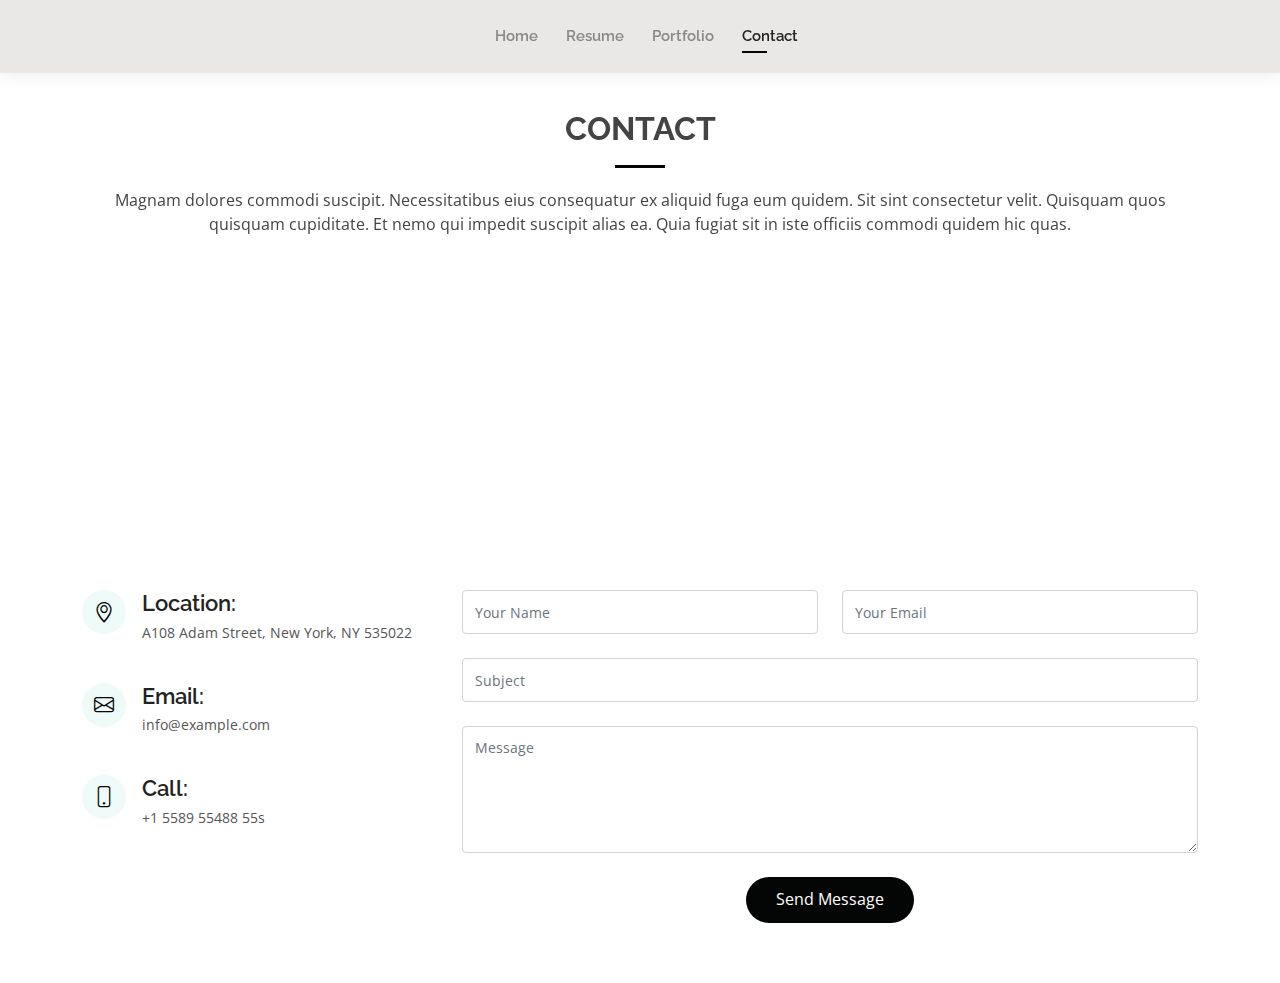
<file: contact.html>
<!DOCTYPE html>
<html lang="en">

<head>
  <meta charset="utf-8">
  <meta content="width=device-width, initial-scale=1.0" name="viewport">

  <title>Nathan Feldman - Contact</title>
  <meta content="" name="description">
  <meta content="" name="keywords">
  <link href="./favicon.ico" rel="icon">

  <!-- Google Fonts -->
  <link href="https://fonts.googleapis.com/css?family=Open+Sans:300,300i,400,400i,600,600i,700,700i|Raleway:300,300i,400,400i,500,500i,600,600i,700,700i|Poppins:300,300i,400,400i,500,500i,600,600i,700,700i" rel="stylesheet">

  <!-- Vendor CSS Files -->
  <link href="assets/vendor/aos/aos.css" rel="stylesheet">
  <link href="assets/vendor/bootstrap/css/bootstrap.min.css" rel="stylesheet">
  <link href="assets/vendor/bootstrap-icons/bootstrap-icons.css" rel="stylesheet">
  <link href="assets/vendor/boxicons/css/boxicons.min.css" rel="stylesheet">
  <link href="assets/vendor/glightbox/css/glightbox.min.css" rel="stylesheet">
  <link href="assets/vendor/swiper/swiper-bundle.min.css" rel="stylesheet">

  <!-- Template Main CSS File -->
  <link href="assets/css/style.css" rel="stylesheet">
</head>

<body>

  <!-- ======= Header ======= -->
  <header id="header" class="fixed-top">
    <div class="container-fluid d-flex justify-content-between align-items-center">

      <!-- Uncomment below if you prefer to use an image logo -->
      <!-- <a href="index.html" class="logo"><img src="assets/img/logo.png" alt="" class="img-fluid"></a>-->

      <nav id="navbar" class="navbar order-last order-lg-0" style="margin-left: auto; margin-right: auto;">
        <ul>
          <li><a href="index.html">Home</a></li>
          <li><a href="resume.html">Resume</a></li>
          <li><a href="portfolio.html">Portfolio</a></li>
          <li><a class="active" href="contact.html">Contact</a></li>
        </ul>
        <i class="bi bi-list mobile-nav-toggle"></i>
      </nav><!-- .navbar -->

      <div class="header-social-links">
      </div>

    </div>

  </header><!-- End Header -->

  <main id="main">

    <!-- ======= Contact Section ======= -->
    <section id="contact" class="contact">
      <div class="container" data-aos="fade-up">

        <div class="section-title">
          <h2>Contact</h2>
          <p>Magnam dolores commodi suscipit. Necessitatibus eius consequatur ex aliquid fuga eum quidem. Sit sint consectetur velit. Quisquam quos quisquam cupiditate. Et nemo qui impedit suscipit alias ea. Quia fugiat sit in iste officiis commodi quidem hic quas.</p>
        </div>

        <div>
          <iframe style="border:0; width: 100%; height: 270px;" src="https://www.google.com/maps/embed?pb=!1m14!1m8!1m3!1d12097.433213460943!2d-74.0062269!3d40.7101282!3m2!1i1024!2i768!4f13.1!3m3!1m2!1s0x0%3A0xb89d1fe6bc499443!2sDowntown+Conference+Center!5e0!3m2!1smk!2sbg!4v1539943755621" frameborder="0" allowfullscreen></iframe>
        </div>

        <div class="row mt-5">

          <div class="col-lg-4">
            <div class="info">
              <div class="address">
                <i class="bi bi-geo-alt"></i>
                <h4>Location:</h4>
                <p>A108 Adam Street, New York, NY 535022</p>
              </div>

              <div class="email">
                <i class="bi bi-envelope"></i>
                <h4>Email:</h4>
                <p>info@example.com</p>
              </div>

              <div class="phone">
                <i class="bi bi-phone"></i>
                <h4>Call:</h4>
                <p>+1 5589 55488 55s</p>
              </div>

            </div>

          </div>

          <div class="col-lg-8 mt-5 mt-lg-0">

            <form action="forms/contact.php" method="post" role="form" class="php-email-form">
              <div class="row">
                <div class="col-md-6 form-group">
                  <input type="text" name="name" class="form-control" id="name" placeholder="Your Name" required>
                </div>
                <div class="col-md-6 form-group mt-3 mt-md-0">
                  <input type="email" class="form-control" name="email" id="email" placeholder="Your Email" required>
                </div>
              </div>
              <div class="form-group mt-3">
                <input type="text" class="form-control" name="subject" id="subject" placeholder="Subject" required>
              </div>
              <div class="form-group mt-3">
                <textarea class="form-control" name="message" rows="5" placeholder="Message" required></textarea>
              </div>
              <div class="my-3">
                <div class="loading">Loading</div>
                <div class="error-message"></div>
                <div class="sent-message">Your message has been sent. Thank you!</div>
              </div>
              <div class="text-center"><button type="submit">Send Message</button></div>
            </form>

          </div>

        </div>

      </div>
    </section><!-- End Contact Section -->

  </main><!-- End #main -->

  <div id="preloader"></div>
  <a href="#" class="back-to-top d-flex align-items-center justify-content-center"><i class="bi bi-arrow-up-short"></i></a>

  <!-- Vendor JS Files -->
  <script src="assets/vendor/aos/aos.js"></script>
  <script src="assets/vendor/bootstrap/js/bootstrap.bundle.min.js"></script>
  <script src="assets/vendor/glightbox/js/glightbox.min.js"></script>
  <script src="assets/vendor/isotope-layout/isotope.pkgd.min.js"></script>
  <script src="assets/vendor/php-email-form/validate.js"></script>
  <script src="assets/vendor/purecounter/purecounter.js"></script>
  <script src="assets/vendor/swiper/swiper-bundle.min.js"></script>
  <script src="assets/vendor/waypoints/noframework.waypoints.js"></script>

  <!-- Template Main JS File -->
  <script src="assets/js/main.js"></script>

</body>

</html>
</file>
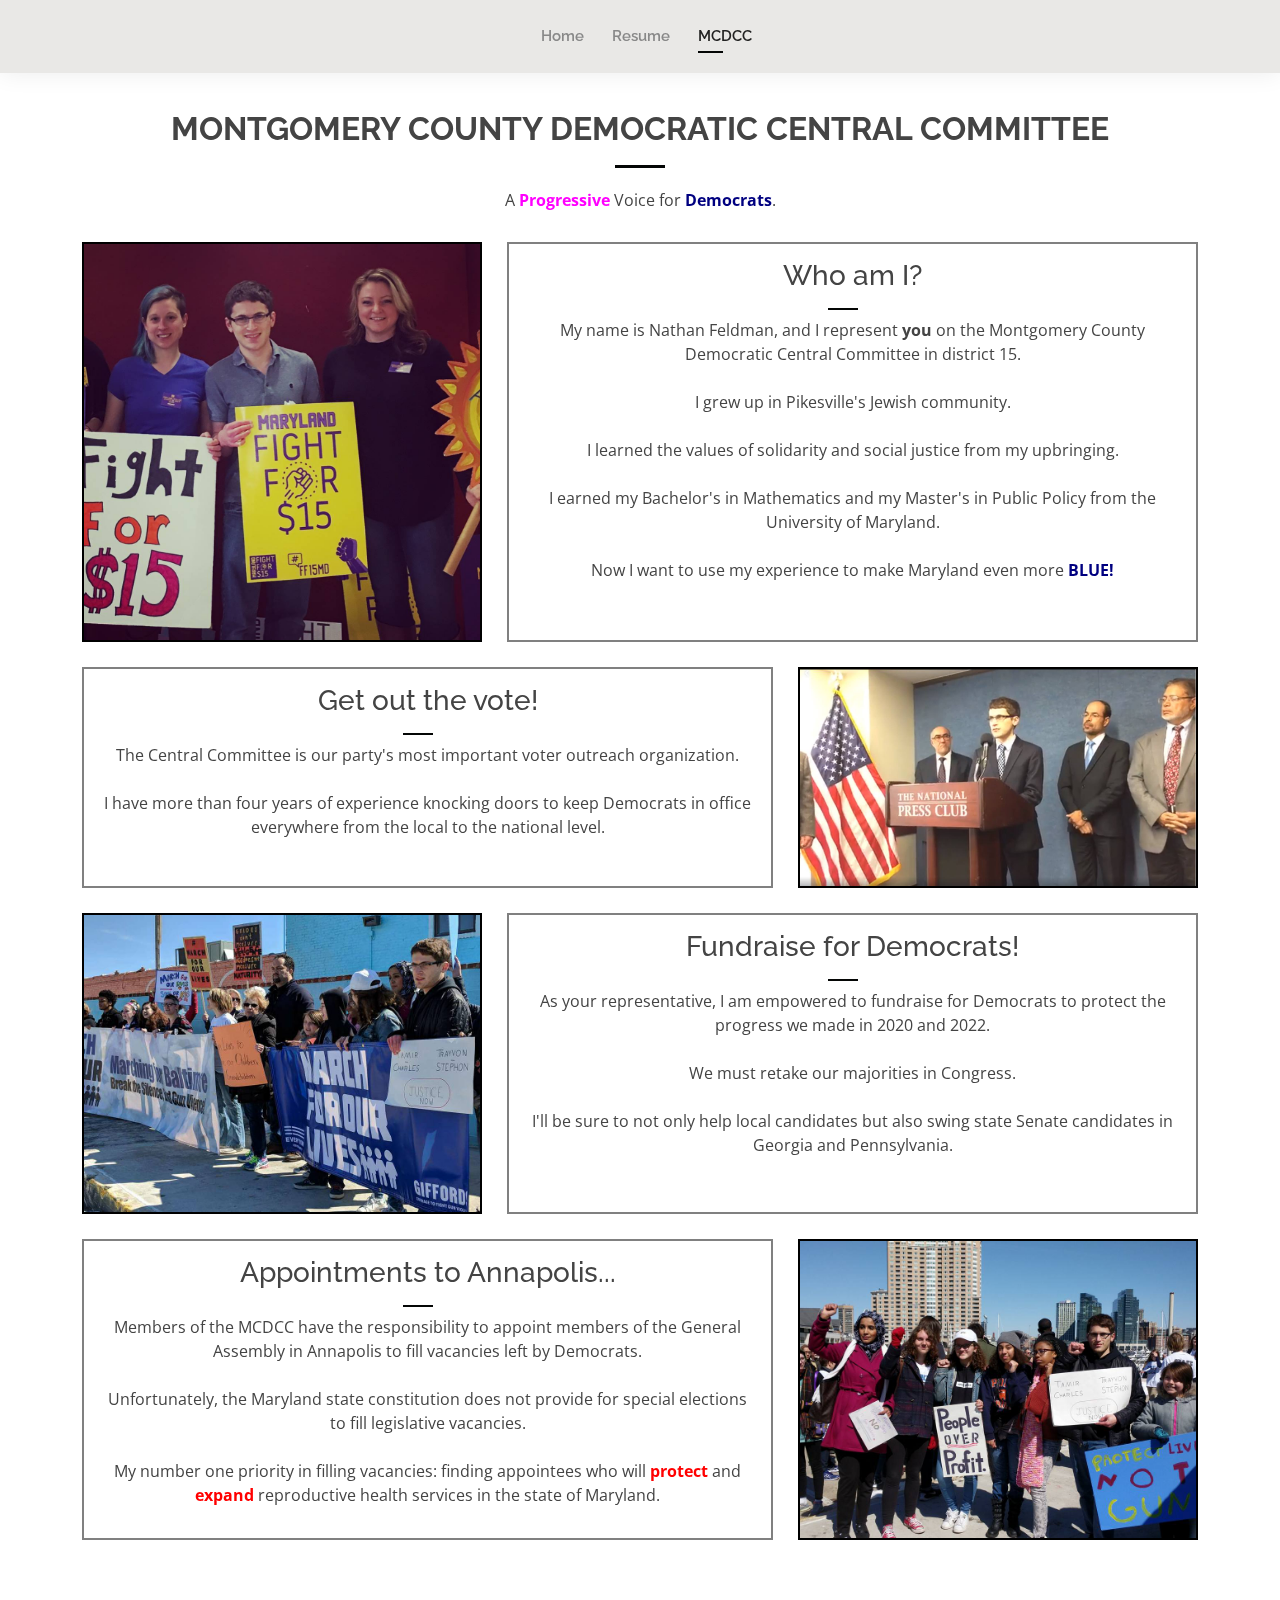
<file: MCDCC.html>
<!DOCTYPE html>
<html lang="en">

<head>
  <meta charset="utf-8">
  <meta content="width=device-width, initial-scale=1.0" name="viewport">

  <title>Nathan Feldman - MCDCC</title>
  <meta content="" name="description">
  <meta content="" name="keywords">

  <!-- Favicons -->
  <link href="./favicon.ico" rel="icon">

  <!-- Google Fonts -->
  <link href="https://fonts.googleapis.com/css?family=Open+Sans:300,300i,400,400i,600,600i,700,700i|Raleway:300,300i,400,400i,500,500i,600,600i,700,700i|Poppins:300,300i,400,400i,500,500i,600,600i,700,700i" rel="stylesheet">

  <!-- Vendor CSS Files -->
  <link href="assets/vendor/aos/aos.css" rel="stylesheet">
  <link href="assets/vendor/bootstrap/css/bootstrap.min.css" rel="stylesheet">
  <link href="assets/vendor/bootstrap-icons/bootstrap-icons.css" rel="stylesheet">
  <link href="assets/vendor/boxicons/css/boxicons.min.css" rel="stylesheet">
  <link href="assets/vendor/glightbox/css/glightbox.min.css" rel="stylesheet">
  <link href="assets/vendor/swiper/swiper-bundle.min.css" rel="stylesheet">

  <!-- Template Main CSS File -->
  <link href="assets/css/style.css" rel="stylesheet">

  <!-- =======================================================
  * Template Name: Kelly - v4.6.0
  * Template URL: https://bootstrapmade.com/kelly-free-bootstrap-cv-resume-html-template/
  * Author: BootstrapMade.com
  * License: https://bootstrapmade.com/license/
  ======================================================== -->
</head>

<body>

  <!-- ======= Header ======= -->
  <header id="header" class="fixed-top">
    <div class="container-fluid d-flex justify-content-between align-items-center">
  
      <!-- Uncomment below if you prefer to use an image logo -->
      <!-- <a href="index.html" class="logo"><img src="assets/img/logo.png" alt="" class="img-fluid"></a>-->
  
      <nav id="navbar" class="navbar order-last order-lg-0" style="margin-left: auto; margin-right: auto;">
        <ul>
          <li><a href="index.html">Home</a></li>
          <li><a href="resume.html">Resume</a></li>
          <!-- <li><a href="portfolio.html">Portfolio</a></li> -->
          <li><a class="active" href="MCDCC.html">MCDCC</a></li>
        </ul>
        <i class="bi bi-list mobile-nav-toggle"></i>
      </nav><!-- .navbar -->
  
      <div class="header-social-links">
      </div>
  
    </div>
  
  </header>

  <main id="main">

    <!-- ======= Services Section ======= -->
    <section id="services" class="services">
      <div class="container" data-aos="fade-up">

        <div class="section-title">
          <h2>Montgomery County Democratic Central Committee</h2>
          <p>A <strong style="color: magenta">Progressive</strong> Voice for <strong style="color: navy;">Democrats</strong>.</p>
        </div>

        <div class="MCDCC-grid">
          <img class="MCDCC-photo-1" src="FF15.png" alt="At a fight for $15 minimum wage town hall" width="400px" height="auto">
          <div class="MCDCC-text MCDCC-general section-title">
            <h3>Who am I?</h3>
            <p>My name is Nathan Feldman, and I represent <strong>you</strong> on the Montgomery County Democratic Central Committee in district 15.<br><br>I grew up in Pikesville's Jewish community.<br><br>I learned the values of solidarity and social justice from my upbringing.<br><br>I earned my Bachelor's in Mathematics and my Master's in Public Policy from the University of Maryland.<br><br>Now I want to use my experience to make Maryland even more <strong style="color: navy">BLUE!</strong></p>
          </div>
          <img class="MCDCC-photo-2" src="pressclub.png" alt="At the national press club with local organizers for Palestine" width="400px" height="auto">
          <div class="MCDCC-text MCDCC-GOTV section-title">
            <h3>Get out the vote!</h3>
            <p>The Central Committee is our party's most important voter outreach organization.<br><br>I have more than four years of experience knocking doors to keep Democrats in office everywhere from the local to the national level.</p>
          </div>
          <img class="MCDCC-photo-3" src="marchbanners.png" alt="At the March For Our Lives with Ben Jealous" width="400px" height="auto">
          <div class="MCDCC-text MCDCC-fundraising section-title">
            <h3>Fundraise for Democrats!</h3>
            <p>As your representative, I am empowered to fundraise for Democrats to protect the progress we made in 2020 and 2022.<br><br>We must retake our majorities in Congress.<br><br>I'll be sure to not only help local candidates but also swing state Senate candidates in Georgia and Pennsylvania.</p>
          </div>
          <img class="MCDCC-photo-4" src="MarchForOurLives.png" alt="Rallying against gun violence" width="400px" height="auto">
          <div class="MCDCC-text MCDCC-appointments section-title">
            <h3>Appointments to Annapolis...</h3>
            <p>Members of the MCDCC have the responsibility to appoint members of the General Assembly in Annapolis to fill vacancies left by Democrats.<br><br>Unfortunately, the Maryland state constitution does not provide for special elections to fill legislative vacancies.<br><br>My number one priority in filling vacancies: finding appointees who will <strong style="color:red;">protect</strong> and <strong style="color:red;">expand</strong> reproductive health services in the state of Maryland.</p>
          </div>
        </div>

      </div>
    </section><!-- End Services Section -->

  </main><!-- End #main -->

  <div id="preloader"></div>
  <a href="#" class="back-to-top d-flex align-items-center justify-content-center"><i class="bi bi-arrow-up-short"></i></a>

  <!-- Vendor JS Files -->
  <script src="assets/vendor/aos/aos.js"></script>
  <script src="assets/vendor/bootstrap/js/bootstrap.bundle.min.js"></script>
  <script src="assets/vendor/glightbox/js/glightbox.min.js"></script>
  <script src="assets/vendor/isotope-layout/isotope.pkgd.min.js"></script>
  <script src="assets/vendor/php-email-form/validate.js"></script>
  <script src="assets/vendor/purecounter/purecounter.js"></script>
  <script src="assets/vendor/swiper/swiper-bundle.min.js"></script>
  <script src="assets/vendor/waypoints/noframework.waypoints.js"></script>

  <!-- Template Main JS File -->
  <script src="assets/js/main.js"></script>

</body>

</html>
</file>
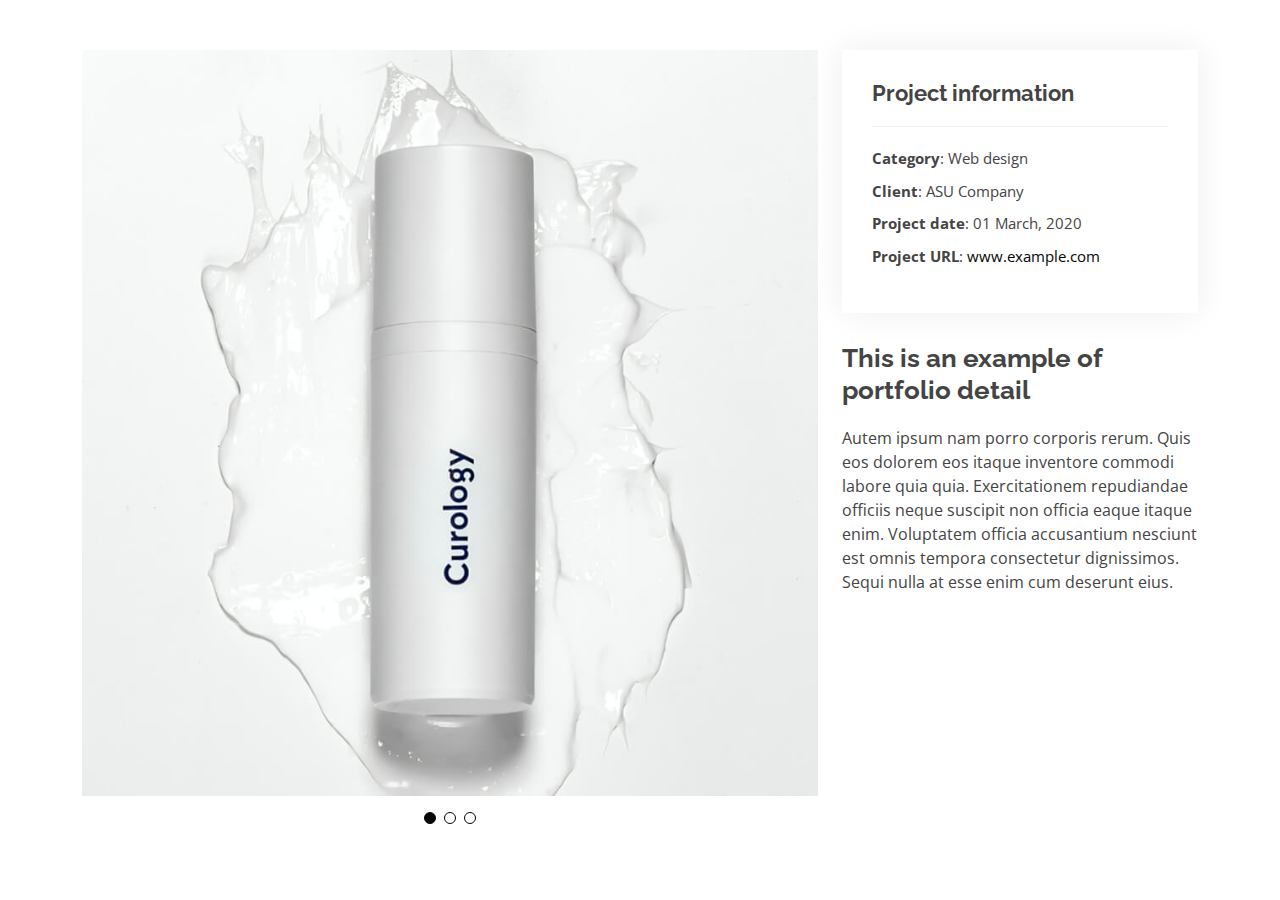
<file: portfolio-details.html>
<!DOCTYPE html>
<html lang="en">

<head>
  <meta charset="utf-8">
  <meta content="width=device-width, initial-scale=1.0" name="viewport">

  <title>Portfolio Details - Kelly Bootstrap Template</title>
  <meta content="" name="description">
  <meta content="" name="keywords">

  <!-- Favicons -->
  <link href="assets/img/favicon.png" rel="icon">
  <link href="assets/img/apple-touch-icon.png" rel="apple-touch-icon">

  <!-- Google Fonts -->
  <link href="https://fonts.googleapis.com/css?family=Open+Sans:300,300i,400,400i,600,600i,700,700i|Raleway:300,300i,400,400i,500,500i,600,600i,700,700i|Poppins:300,300i,400,400i,500,500i,600,600i,700,700i" rel="stylesheet">

  <!-- Vendor CSS Files -->
  <link href="assets/vendor/aos/aos.css" rel="stylesheet">
  <link href="assets/vendor/bootstrap/css/bootstrap.min.css" rel="stylesheet">
  <link href="assets/vendor/bootstrap-icons/bootstrap-icons.css" rel="stylesheet">
  <link href="assets/vendor/boxicons/css/boxicons.min.css" rel="stylesheet">
  <link href="assets/vendor/glightbox/css/glightbox.min.css" rel="stylesheet">
  <link href="assets/vendor/swiper/swiper-bundle.min.css" rel="stylesheet">

  <!-- Template Main CSS File -->
  <link href="assets/css/style.css" rel="stylesheet">

  <!-- =======================================================
  * Template Name: Kelly - v4.6.0
  * Template URL: https://bootstrapmade.com/kelly-free-bootstrap-cv-resume-html-template/
  * Author: BootstrapMade.com
  * License: https://bootstrapmade.com/license/
  ======================================================== -->
</head>

<body>

  <main id="main">

    <!-- ======= Portfolio Details Section ======= -->
    <section id="portfolio-details" class="portfolio-details">
      <div class="container">

        <div class="row gy-4">

          <div class="col-lg-8">
            <div class="portfolio-details-slider swiper">
              <div class="swiper-wrapper align-items-center">

                <div class="swiper-slide">
                  <img src="assets/img/portfolio/portfolio-1.jpg" alt="">
                </div>

                <div class="swiper-slide">
                  <img src="assets/img/portfolio/portfolio-2.jpg" alt="">
                </div>

                <div class="swiper-slide">
                  <img src="assets/img/portfolio/portfolio-3.jpg" alt="">
                </div>

              </div>
              <div class="swiper-pagination"></div>
            </div>
          </div>

          <div class="col-lg-4">
            <div class="portfolio-info">
              <h3>Project information</h3>
              <ul>
                <li><strong>Category</strong>: Web design</li>
                <li><strong>Client</strong>: ASU Company</li>
                <li><strong>Project date</strong>: 01 March, 2020</li>
                <li><strong>Project URL</strong>: <a href="#">www.example.com</a></li>
              </ul>
            </div>
            <div class="portfolio-description">
              <h2>This is an example of portfolio detail</h2>
              <p>
                Autem ipsum nam porro corporis rerum. Quis eos dolorem eos itaque inventore commodi labore quia quia. Exercitationem repudiandae officiis neque suscipit non officia eaque itaque enim. Voluptatem officia accusantium nesciunt est omnis tempora consectetur dignissimos. Sequi nulla at esse enim cum deserunt eius.
              </p>
            </div>
          </div>

        </div>

      </div>
    </section><!-- End Portfolio Details Section -->

  </main><!-- End #main -->

  <div id="preloader"></div>
  <a href="#" class="back-to-top d-flex align-items-center justify-content-center"><i class="bi bi-arrow-up-short"></i></a>

  <!-- Vendor JS Files -->
  <script src="assets/vendor/aos/aos.js"></script>
  <script src="assets/vendor/bootstrap/js/bootstrap.bundle.min.js"></script>
  <script src="assets/vendor/glightbox/js/glightbox.min.js"></script>
  <script src="assets/vendor/isotope-layout/isotope.pkgd.min.js"></script>
  <script src="assets/vendor/php-email-form/validate.js"></script>
  <script src="assets/vendor/purecounter/purecounter.js"></script>
  <script src="assets/vendor/swiper/swiper-bundle.min.js"></script>
  <script src="assets/vendor/waypoints/noframework.waypoints.js"></script>

  <!-- Template Main JS File -->
  <script src="assets/js/main.js"></script>

</body>

</html>
</file>
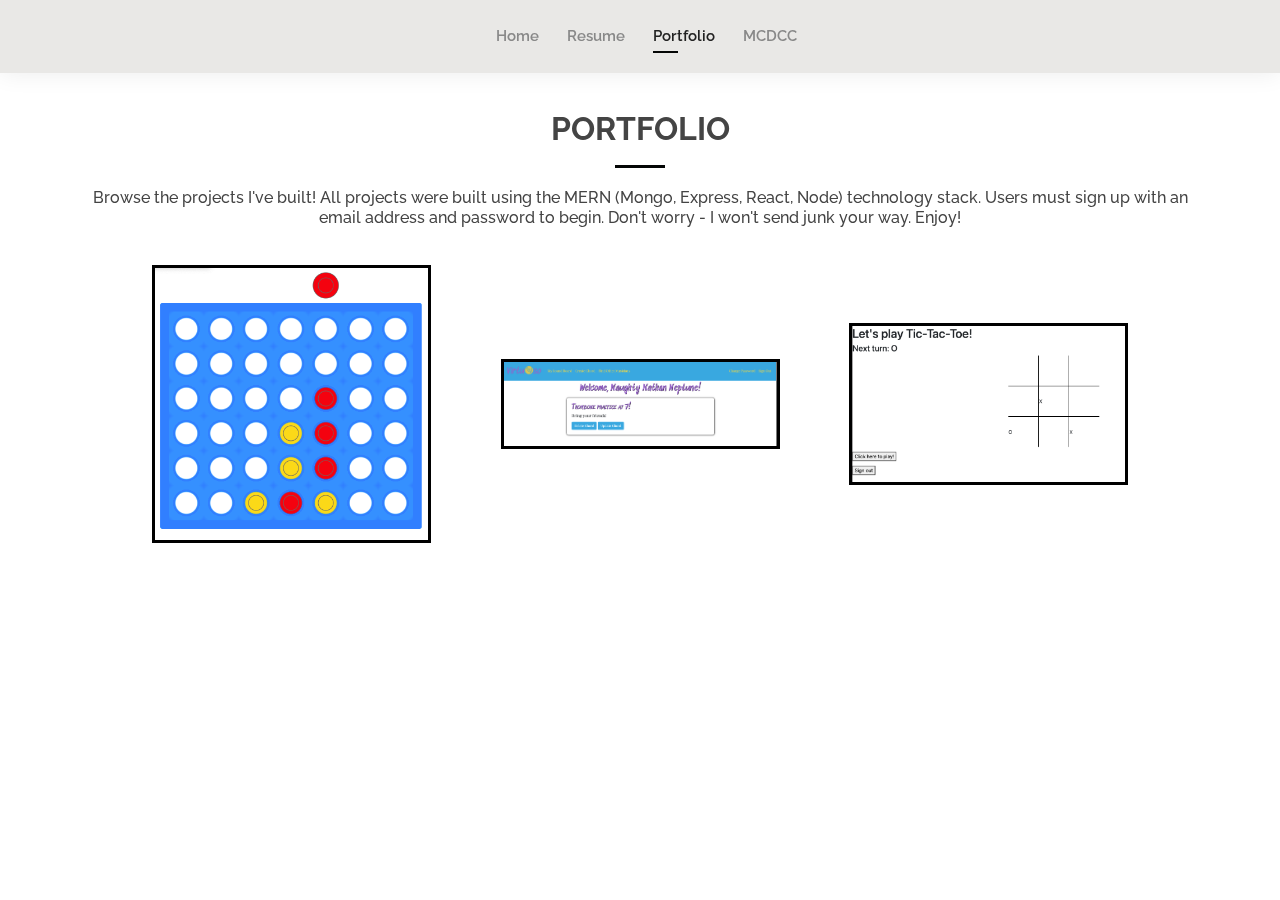
<file: portfolio.html>
<!DOCTYPE html>
<html lang="en">

<head>
  <meta charset="utf-8">
  <meta content="width=device-width, initial-scale=1.0" name="viewport">

  <title>Nathan Feldman - Portfolio</title>
  <meta content="" name="description">
  <meta content="" name="keywords">
  <link href="./favicon.ico" rel="icon">

  <!-- Google Fonts -->
  <link href="https://fonts.googleapis.com/css?family=Open+Sans:300,300i,400,400i,600,600i,700,700i|Raleway:300,300i,400,400i,500,500i,600,600i,700,700i|Poppins:300,300i,400,400i,500,500i,600,600i,700,700i" rel="stylesheet">

  <!-- Vendor CSS Files -->
  <link href="assets/vendor/aos/aos.css" rel="stylesheet">
  <link href="assets/vendor/bootstrap/css/bootstrap.min.css" rel="stylesheet">
  <link href="assets/vendor/bootstrap-icons/bootstrap-icons.css" rel="stylesheet">
  <link href="assets/vendor/boxicons/css/boxicons.min.css" rel="stylesheet">
  <link href="assets/vendor/glightbox/css/glightbox.min.css" rel="stylesheet">
  <link href="assets/vendor/swiper/swiper-bundle.min.css" rel="stylesheet">

  <!-- Template Main CSS File -->
  <link href="assets/css/style.css" rel="stylesheet">
</head>

<body>

  <!-- ======= Header ======= -->
  <header id="header" class="fixed-top">
    <div class="container-fluid d-flex justify-content-between align-items-center">

      <!-- Uncomment below if you prefer to use an image logo -->
      <!-- <a href="index.html" class="logo"><img src="assets/img/logo.png" alt="" class="img-fluid"></a>-->

      <nav id="navbar" class="navbar order-last order-lg-0" style="margin-left: auto; margin-right: auto;">
        <ul>
          <li><a href="index.html">Home</a></li>
          <li><a href="resume.html">Resume</a></li>
          <li><a class="active" href="portfolio.html">Portfolio</a></li>
          <li><a href="MCDCC.html">MCDCC</a></li>
        </ul>
        <i class="bi bi-list mobile-nav-toggle"></i>
      </nav><!-- .navbar -->

      <div class="header-social-links">
      </div>

    </div>

  </header><!-- End Header -->

  <main id="main">

    <!-- ======= Portfolio Section ======= -->
    <section id="portfolio" class="portfolio">
      <div class="container" data-aos="fade-up">

        <div class="section-title">
          <h2>Portfolio</h2>
          <h6>Browse the projects I've built! All projects were built using the MERN (Mongo, Express, React, Node) technology stack. Users must sign up with an email address and password to begin. Don't worry - I won't send junk your way. Enjoy!</h6>
        </div>
          <div id="portfolio-container">
            <div style="display: inline-block;  border: 3px solid black" class="col-lg-3 col-md-4 portfolio-item filter-card">
              <div class="portfolio-wrap">
                <a target="_blank" href="https://n8feldman.github.io/connect-four/">
                  <img src="connect4.png" class="img-fluid" alt="Connect Four Screenshot">
                  <div class="portfolio-info">
                    <h4>Connect Four</h4>
                    <h6 style="color: white">Play the classic game!</h6>
                  </div>
                </a>
              </div>
            </div>

            <div style="display: inline-block; border: 3px solid black" class="col-lg-3 col-md-4 portfolio-item filter-card">
              <div class="portfolio-wrap">
                <a target="_blank" href="https://ga-memory-leaks.github.io/React-team-project/">
                  <img src="virtuoso.png" class="img-fluid" alt="Virtuoso Screenshot">
                  <div class="portfolio-info">
                    <h4>Virtuoso</h4>
                    <h6 style="color: white">Musical social networking!</h6>
                  </div>
                </a>
              </div>
            </div>
            
            <div style="display: inline-block;  border: 3px solid black" class="col-lg-3 col-md-4 portfolio-item filter-card">
              <div class="portfolio-wrap">
                <a target="_blank" href="https://n8feldman.github.io/tic-tac-toe-game/">
                  <img src="tictactoe.png" class="img-fluid" alt="Tic-Tac-Toe Screenshot">
                  <div class="portfolio-info">
                    <h4>Tic Tac Toe</h4>
                    <h6 style="color: white">An old childhood favorite.</h6>
                  </div>
                </a>
              </div>
            </div>
          </div>
        </div>

      </div>
    </section><!-- End Portfolio Section -->

  </main><!-- End #main -->

  <div id="preloader"></div>
  <a href="#" class="back-to-top d-flex align-items-center justify-content-center"><i class="bi bi-arrow-up-short"></i></a>

  <!-- Vendor JS Files -->
  <script src="assets/vendor/aos/aos.js"></script>
  <script src="assets/vendor/bootstrap/js/bootstrap.bundle.min.js"></script>
  <script src="assets/vendor/glightbox/js/glightbox.min.js"></script>
  <script src="assets/vendor/isotope-layout/isotope.pkgd.min.js"></script>
  <script src="assets/vendor/php-email-form/validate.js"></script>
  <script src="assets/vendor/purecounter/purecounter.js"></script>
  <script src="assets/vendor/swiper/swiper-bundle.min.js"></script>
  <script src="assets/vendor/waypoints/noframework.waypoints.js"></script>

  <!-- Template Main JS File -->
  <script src="assets/js/main.js"></script>

</body>

</html>
</file>
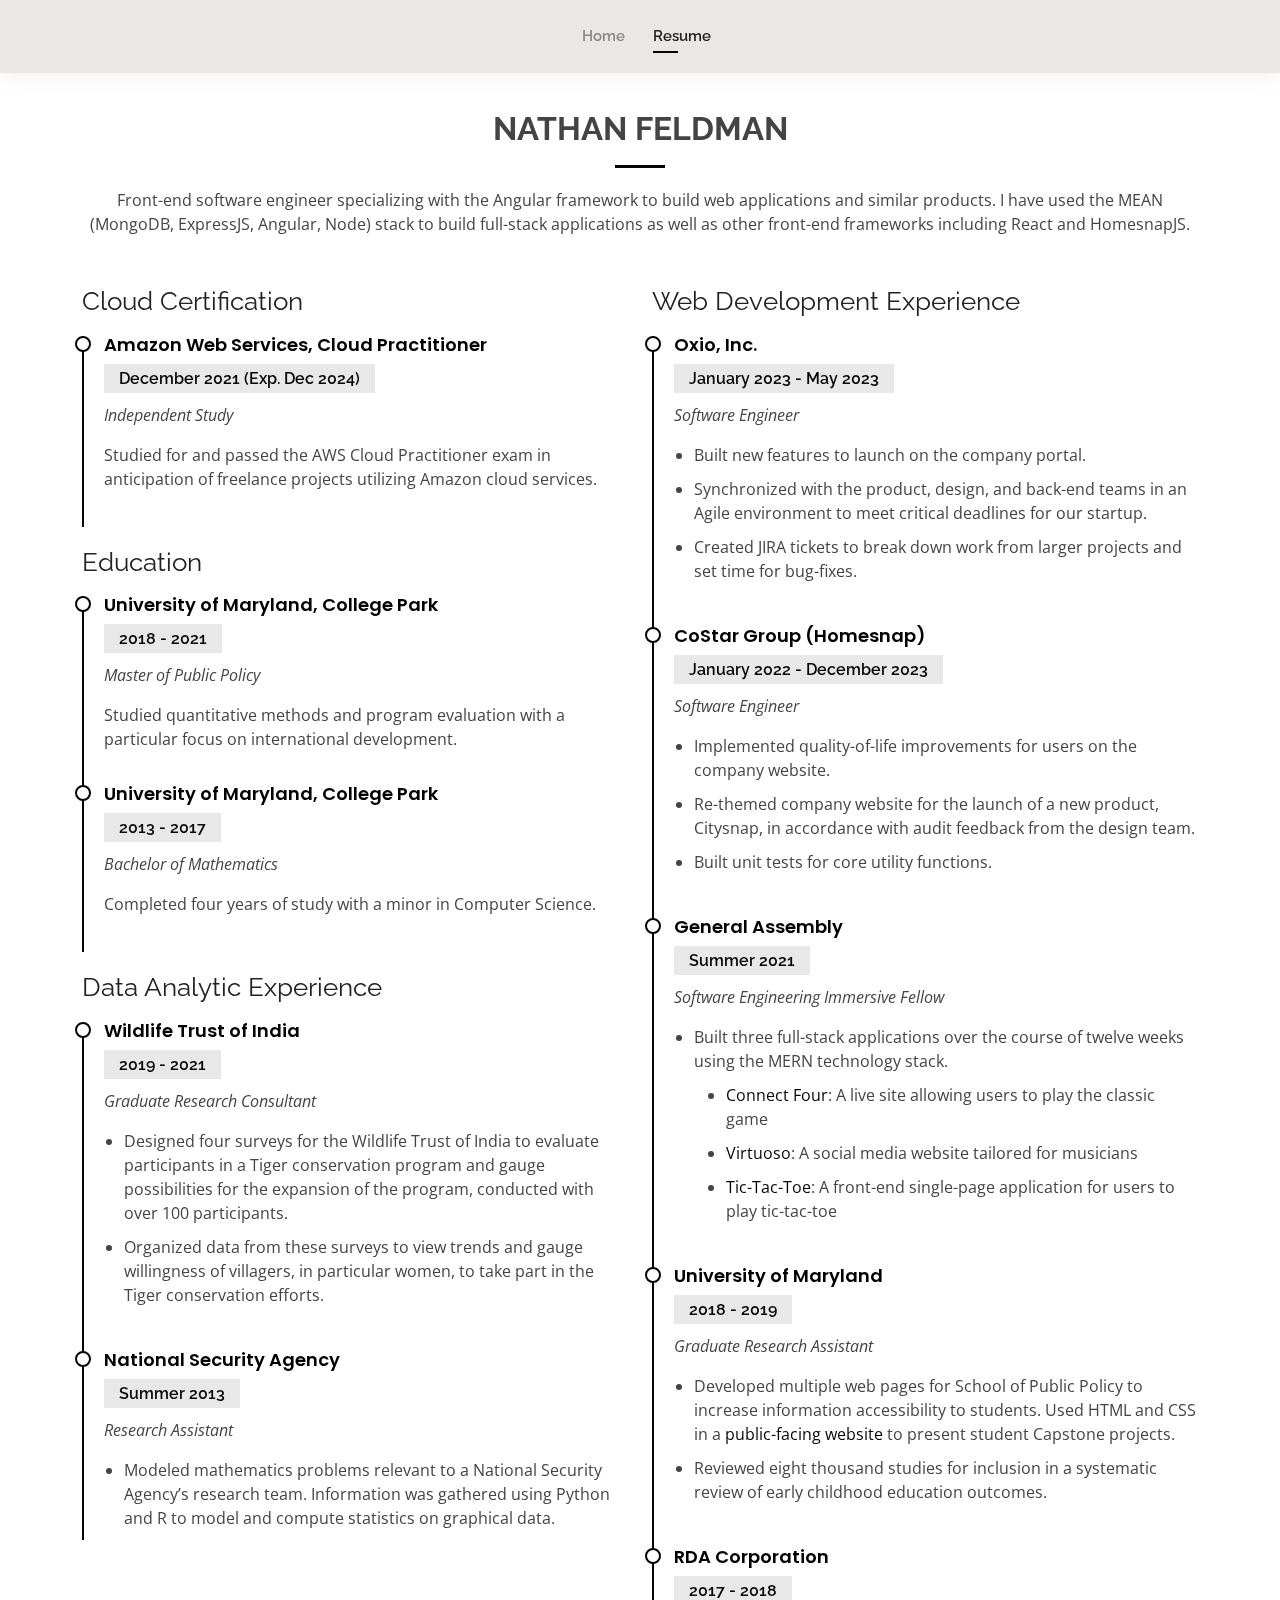
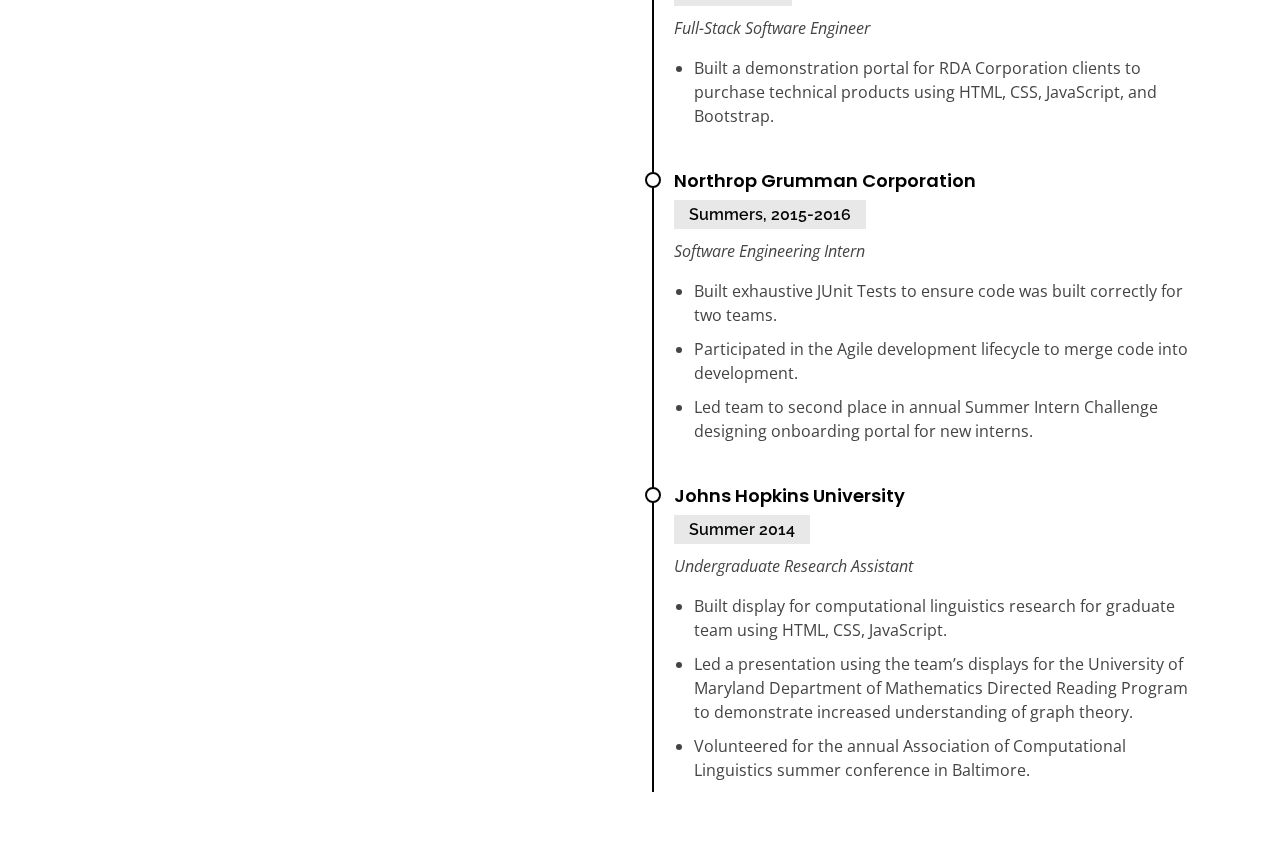
<file: resume.html>
<!DOCTYPE html>
<html lang="en">

<head>
  <meta charset="utf-8">
  <meta content="width=device-width, initial-scale=1.0" name="viewport">

  <title>Nathan Feldman - Resume</title>
  <meta content="" name="description">
  <meta content="" name="keywords">
  <link href="./favicon.ico" rel="icon">

  <!-- Google Fonts -->
  <link href="https://fonts.googleapis.com/css?family=Open+Sans:300,300i,400,400i,600,600i,700,700i|Raleway:300,300i,400,400i,500,500i,600,600i,700,700i|Poppins:300,300i,400,400i,500,500i,600,600i,700,700i" rel="stylesheet">

  <!-- Vendor CSS Files -->
  <link href="assets/vendor/aos/aos.css" rel="stylesheet">
  <link href="assets/vendor/bootstrap/css/bootstrap.min.css" rel="stylesheet">
  <link href="assets/vendor/bootstrap-icons/bootstrap-icons.css" rel="stylesheet">
  <link href="assets/vendor/boxicons/css/boxicons.min.css" rel="stylesheet">
  <link href="assets/vendor/glightbox/css/glightbox.min.css" rel="stylesheet">
  <link href="assets/vendor/swiper/swiper-bundle.min.css" rel="stylesheet">

  <!-- Template Main CSS File -->
  <link href="assets/css/style.css" rel="stylesheet">

  <!-- =======================================================
  * Template Name: Kelly - v4.6.0
  * Template URL: https://bootstrapmade.com/kelly-free-bootstrap-cv-resume-html-template/
  * Author: BootstrapMade.com
  * License: https://bootstrapmade.com/license/
  ======================================================== -->
</head>

<body>

  <!-- ======= Header ======= -->
  <header id="header" class="fixed-top">
    <div class="container-fluid d-flex justify-content-between align-items-center">

      <!-- Uncomment below if you prefer to use an image logo -->
      <!-- <a href="index.html" class="logo"><img src="assets/img/logo.png" alt="" class="img-fluid"></a>-->

      <nav id="navbar" class="navbar order-last order-lg-0" style="margin-left: auto; margin-right: auto;">
        <ul>
          <li><a href="index.html">Home</a></li>
          <li><a class="active" href="resume.html">Resume</a></li>
          <!-- <li><a href="portfolio.html">Portfolio</a></li> -->
          <!-- <li><a href="MCDCC.html">MCDCC</a></li> -->
        </ul>
        <i class="bi bi-list mobile-nav-toggle"></i>
      </nav><!-- .navbar -->

      <div class="header-social-links">
      </div>

    </div>

  </header><!-- End Header -->

  <main id="main">

    <!-- ======= Resume Section ======= -->
    <section id="resume" class="resume">
      <div class="container" data-aos="fade-up">

        <div class="section-title">
          <h2>Nathan Feldman</h2>
          <p>Front-end software engineer specializing with the Angular framework to build web applications and similar products. I have used the MEAN (MongoDB, ExpressJS, Angular, Node) stack to build full-stack applications as well as other front-end frameworks including React and HomesnapJS.</p>
        </div>

        <div class="row">
          <div class="col-lg-6">
            <h3 class="resume-title">Cloud Certification</h3>
            <div class="resume-item">
              <h4>Amazon Web Services, Cloud Practitioner</h4>
              <h5>December 2021 (Exp. Dec 2024)</h5>
              <p><em>Independent Study</em></p>
              <p>Studied for and passed the AWS Cloud Practitioner exam in anticipation of freelance projects utilizing Amazon cloud services.</p>
            </div>

            <h3 class="resume-title">Education</h3>
            <div class="resume-item">
              <h4>University of Maryland, College Park</h4>
              <h5>2018 - 2021</h5>
              <p><em>Master of Public Policy</em></p>
              <p>Studied quantitative methods and program evaluation with a particular focus on international development.</p>
            </div>
            <div class="resume-item">
              <h4>University of Maryland, College Park</h4>
              <h5>2013 - 2017</h5>
              <p><em>Bachelor of Mathematics</em></p>
              <p>Completed four years of study with a minor in Computer Science.</p>
            </div>

          <h3 class="resume-title">Data Analytic Experience</h3>
            <div class="resume-item">
              <h4>Wildlife Trust of India</h4>
              <h5>2019 - 2021</h5>
              <p><em>Graduate Research Consultant</em></p>
              <p><ul>
                <li>Designed four surveys for the Wildlife Trust of India to evaluate participants in a Tiger conservation
                program and gauge possibilities for the expansion of the program, conducted with over 100 participants.
                </li>
                <li>Organized data from these surveys to view trends and gauge willingness of villagers, in particular women,
                to take part in the Tiger conservation efforts.</li>
              </ul></p>
            </div>
            <div class="resume-item">
              <h4>National Security Agency</h4>
              <h5>Summer 2013</h5>
              <p><em>Research Assistant</em></p>
              <p><ul><li>Modeled mathematics problems relevant to a National Security Agency’s research team. Information was
              gathered using Python and R to model and compute statistics on graphical data.</li></ul></p>
            </div>
          </div>  

          <div class="col-lg-6">
            <h3 class="resume-title">Web Development Experience</h3>
            <div class="resume-item">
              <h4>Oxio, Inc.</h4>
              <h5>January 2023 - May 2023</h5>
              <p><em>Software Engineer</em></p>
              <p>
              <ul>
                <li>Built new features to launch on the company portal.</li>
                <li>Synchronized with the product, design, and back-end teams in an Agile environment to meet critical deadlines for our startup.</li>
                <li>Created JIRA tickets to break down work from larger projects and set time for bug-fixes.</li>
              </ul>
              </p>
            </div>

            <div class="resume-item">
              <h4>CoStar Group (Homesnap)</h4>
              <h5>January 2022 - December 2023</h5>
              <p><em>Software Engineer</em></p>
              <p>
              <ul>
                <li>Implemented quality-of-life improvements for users on the company website.</li>
                <li>Re-themed company website for the launch of a new product, Citysnap, in accordance with audit feedback from the design team.</li>
                <li>Built unit tests for core utility functions.</li>
              </ul>
              </p>
            </div>

            <div class="resume-item">
              <h4>General Assembly</h4>
              <h5>Summer 2021</h5>
              <p><em>Software Engineering Immersive Fellow</em></p>
              <p>
              <ul>
                <li>Built three full-stack applications over the course of twelve weeks using the MERN technology stack.</li>
                <li style="margin-left: 2em;"><a target="_blank" href="https://n8feldman.github.io/connect-four/">Connect Four</a>: A live site allowing users to play the classic game</li>
                <li style="margin-left: 2em;"><a target="_blank" href="https://ga-memory-leaks.github.io/React-team-project/">Virtuoso</a>: A social media website tailored for musicians</li>
                <li style="margin-left: 2em;"><a href="https://n8feldman.github.io/tic-tac-toe-game/" target="_blank">Tic-Tac-Toe</a>: A front-end single-page application for users to play tic-tac-toe</li>
              </ul>
              </p>
            </div>

            <div class="resume-item">
              <h4>University of Maryland</h4>
              <h5>2018 - 2019</h5>
              <p><em>Graduate Research Assistant</em></p>
              <p>
              <ul>
                <li>Developed multiple web pages for School of Public Policy to increase information accessibility to
                students. Used HTML and CSS in a <a target="_blank" href="http://www.welfareacademy.org/pubs/capstone/index.shtml">public-facing website</a> to present student Capstone projects.</li>
                <li>Reviewed eight thousand studies for inclusion in a systematic review of early childhood education
                outcomes.</li>
              </ul>
              </p>
            </div>

            <div class="resume-item">
              <h4>RDA Corporation</h4>
              <h5>2017 - 2018</h5>
              <p><em>Full-Stack Software Engineer</em></p>
              <p>
              <ul>
                <li>Built a demonstration portal for RDA Corporation clients to purchase technical products using HTML,
                CSS, JavaScript, and Bootstrap.</li>
              </ul>
              </p>
            </div>

            <div class="resume-item">
              <h4>Northrop Grumman Corporation</h4>
              <h5>Summers, 2015-2016</h5>
              <p><em>Software Engineering Intern</em></p>
              <p>
              <ul>
                <li>Built exhaustive JUnit Tests to ensure code was built correctly for two teams.</li>
                <li>Participated in the Agile development lifecycle to merge code into development.</li>
                <li>Led team to second place in annual Summer Intern Challenge designing onboarding portal for new interns.</li>
              </ul>
              </p>
            </div>

            <div class="resume-item">
              <h4>Johns Hopkins University</h4>
              <h5>Summer 2014</h5>
              <p><em>Undergraduate Research Assistant</em></p>
              <p>
              <ul>
                <li>Built display for computational linguistics research for graduate team using HTML, CSS, JavaScript.</li>
                <li>Led a presentation using the team’s displays for the University of Maryland Department of Mathematics
                Directed Reading Program to demonstrate increased understanding of graph theory.</li>
                <li>Volunteered for the annual Association of Computational Linguistics summer conference in Baltimore.</li>
              </ul>
              </p>
            </div>
          </div>
        </div>

      </div>
    </section><!-- End Resume Section -->

  </main><!-- End #main -->

  <div id="preloader"></div>
  <a href="#" class="back-to-top d-flex align-items-center justify-content-center"><i class="bi bi-arrow-up-short"></i></a>

  <!-- Vendor JS Files -->
  <script src="assets/vendor/aos/aos.js"></script>
  <script src="assets/vendor/bootstrap/js/bootstrap.bundle.min.js"></script>
  <script src="assets/vendor/glightbox/js/glightbox.min.js"></script>
  <script src="assets/vendor/isotope-layout/isotope.pkgd.min.js"></script>
  <script src="assets/vendor/php-email-form/validate.js"></script>
  <script src="assets/vendor/purecounter/purecounter.js"></script>
  <script src="assets/vendor/swiper/swiper-bundle.min.js"></script>
  <script src="assets/vendor/waypoints/noframework.waypoints.js"></script>

  <!-- Template Main JS File -->
  <script src="assets/js/main.js"></script>

</body>

</html>
</file>
<file: assets/css/style.css>
/**
* Template Name: Kelly - v4.6.0
* Template URL: https://bootstrapmade.com/kelly-free-bootstrap-cv-resume-html-template/
* Author: BootstrapMade.com
* License: https://bootstrapmade.com/license/
*/

/*--------------------------------------------------------------
# General
--------------------------------------------------------------*/
body {
  font-family: "Open Sans", sans-serif;
  color: #444444;
}

a {
  color: #040605;
  text-decoration: none;
}

a:hover {
  color: #51cdbe;
  text-decoration: none;
}

h1, h2, h3, h4, h5, h6 {
  font-family: "Raleway", sans-serif;
}

#main {
  margin-top: 50px;
}
@media (max-width: 992px) {
  #main {
    margin-top: 30px;
  }
}

/*--------------------------------------------------------------
# Preloader
--------------------------------------------------------------*/
#preloader {
  position: fixed;
  top: 0;
  left: 0;
  right: 0;
  bottom: 0;
  z-index: 9999;
  overflow: hidden;
  background: #fff;
}

#preloader:before {
  content: "";
  position: fixed;
  top: calc(50% - 30px);
  left: calc(50% - 30px);
  border: 6px solid #040605;
  border-top-color: #dcf5f2;
  border-radius: 50%;
  width: 60px;
  height: 60px;
  -webkit-animation: animate-preloader 1s linear infinite;
  animation: animate-preloader 1s linear infinite;
}

@-webkit-keyframes animate-preloader {
  0% {
    transform: rotate(0deg);
  }
  100% {
    transform: rotate(360deg);
  }
}

@keyframes animate-preloader {
  0% {
    transform: rotate(0deg);
  }
  100% {
    transform: rotate(360deg);
  }
}
/*--------------------------------------------------------------
# Back to top button
--------------------------------------------------------------*/
.back-to-top {
  position: fixed;
  visibility: hidden;
  opacity: 0;
  right: 15px;
  bottom: 15px;
  z-index: 996;
  background: #040605;
  width: 40px;
  height: 40px;
  border-radius: 50px;
  transition: all 0.4s;
}
.back-to-top i {
  font-size: 24px;
  color: #fff;
  line-height: 0;
}
.back-to-top:hover {
  background: #3b3f3f81;
  color: #fff;
}
.back-to-top.active {
  visibility: visible;
  opacity: 1;
}

/*--------------------------------------------------------------
# Header
--------------------------------------------------------------*/
#header {
  background: #e9e8e6;
  box-shadow: 0px 0px 25px 0 rgba(0, 0, 0, 0.08);
  z-index: 997;
  padding: 15px 0;
}
#header .logo {
  font-size: 32px;
  margin: 0;
  padding: 0;
  line-height: 1;
  font-weight: 400;
  letter-spacing: 2px;
  text-transform: uppercase;
}
#header .logo a {
  color: #222222;
}
#header .logo img {
  max-height: 40px;
}
@media (max-width: 992px) {
  #header .logo {
    font-size: 28px;
  }
}

/*--------------------------------------------------------------
# Header Social Links
--------------------------------------------------------------*/
.header-social-links {
  padding-right: 15px;
}
.header-social-links a {
  color: #6f6f6f;
  padding-left: 6px;
  display: inline-block;
  line-height: 0px;
  transition: 0.3s;
  font-size: 16px;
}
.header-social-links a:hover {
  color: #040605;
}

/*--------------------------------------------------------------
# Navigation Menu
--------------------------------------------------------------*/
/**
* Desktop Navigation 
*/
.navbar {
  padding: 0;
}
.navbar ul {
  margin: 0;
  padding: 0;
  display: flex;
  list-style: none;
  align-items: center;
}
.navbar li {
  position: relative;
  padding: 10px 0 10px 28px;
}
.navbar a, .navbar a:focus {
  display: flex;
  align-items: center;
  justify-content: space-between;
  font-family: "Raleway", sans-serif;
  font-size: 15px;
  font-weight: 600;
  color: #888888;
  white-space: nowrap;
  transition: 0.3s;
  position: relative;
}
.navbar a i, .navbar a:focus i {
  font-size: 12px;
  line-height: 0;
  margin-left: 5px;
}
.navbar > ul > li > a:before {
  content: "";
  position: absolute;
  width: 0;
  height: 2px;
  bottom: -5px;
  left: 0;
  background-color: #040605;
  visibility: hidden;
  width: 0px;
  transition: all 0.3s ease-in-out 0s;
}
.navbar a:hover:before, .navbar li:hover > a:before, .navbar .active:before {
  visibility: visible;
  width: 25px;
}
.navbar a:hover, .navbar .active, .navbar .active:focus, .navbar li:hover > a {
  color: #222222;
}
.navbar .dropdown ul {
  display: block;
  position: absolute;
  left: 14px;
  top: calc(100% + 30px);
  margin: 0;
  padding: 10px 0;
  z-index: 99;
  opacity: 0;
  visibility: hidden;
  background: #fff;
  box-shadow: 0px 0px 30px rgba(127, 137, 161, 0.25);
  transition: 0.3s;
  border-radius: 4px;
}
.navbar .dropdown ul li {
  min-width: 200px;
  padding: 0;
}
.navbar .dropdown ul a {
  padding: 10px 20px;
  font-size: 15px;
  text-transform: none;
  font-weight: 600;
}
.navbar .dropdown ul a i {
  font-size: 12px;
}
.navbar .dropdown ul a:hover, .navbar .dropdown ul .active:hover, .navbar .dropdown ul li:hover > a {
  color: #040605;
}
.navbar .dropdown:hover > ul {
  opacity: 1;
  top: 100%;
  visibility: visible;
}
.navbar .dropdown .dropdown ul {
  top: 0;
  left: calc(100% - 30px);
  visibility: hidden;
}
.navbar .dropdown .dropdown:hover > ul {
  opacity: 1;
  top: 0;
  left: 100%;
  visibility: visible;
}
@media (max-width: 1366px) {
  .navbar .dropdown .dropdown ul {
    left: -90%;
  }
  .navbar .dropdown .dropdown:hover > ul {
    left: -100%;
  }
}

/**
* Mobile Navigation 
*/
.mobile-nav-toggle {
  color: #222222;
  font-size: 28px;
  cursor: pointer;
  display: none;
  line-height: 0;
  transition: 0.5s;
}
.mobile-nav-toggle.bi-x {
  color: #fff;
}

@media (max-width: 991px) {
  .mobile-nav-toggle {
    display: block;
  }

  .navbar ul {
    display: none;
  }
}
.navbar-mobile {
  position: fixed;
  overflow: hidden;
  top: 0;
  right: 0;
  left: 0;
  bottom: 0;
  background: rgba(9, 9, 9, 0.9);
  transition: 0.3s;
  z-index: 999;
}
.navbar-mobile .mobile-nav-toggle {
  position: absolute;
  top: 15px;
  right: 15px;
}
.navbar-mobile ul {
  display: block;
  position: absolute;
  top: 55px;
  right: 15px;
  bottom: 15px;
  left: 15px;
  padding: 10px 0;
  border-radius: 10px;
  background-color: #fff;
  overflow-y: auto;
  transition: 0.3s;
}
.navbar-mobile a, .navbar-mobile a:focus {
  font-size: 15px;
  padding-right: 15px;
  color: #222222;
}
.navbar-mobile a:hover, .navbar-mobile .active, .navbar-mobile li:hover > a {
  color: #040605;
}
.navbar-mobile .getstarted, .navbar-mobile .getstarted:focus {
  margin: 15px;
}
.navbar-mobile .dropdown ul {
  position: static;
  display: none;
  margin: 10px 20px;
  padding: 10px 0;
  z-index: 99;
  opacity: 1;
  visibility: visible;
  background: #fff;
  box-shadow: 0px 0px 30px rgba(127, 137, 161, 0.25);
}
.navbar-mobile .dropdown ul li {
  min-width: 200px;
}
.navbar-mobile .dropdown ul a {
  padding: 10px 20px;
}
.navbar-mobile .dropdown ul a i {
  font-size: 12px;
}
.navbar-mobile .dropdown ul a:hover, .navbar-mobile .dropdown ul .active:hover, .navbar-mobile .dropdown ul li:hover > a {
  color: #040605;
}
.navbar-mobile .dropdown > .dropdown-active {
  display: block;
}

/*--------------------------------------------------------------
# Hero Section
--------------------------------------------------------------*/
#hero {
  width: 100%;
  height: 100vh;
  background: url("../../chessphoto.png") top right;
  background-size: cover;
}
#hero .container {
  padding-top: 70px;
  position: relative;
}
@media (max-width: 992px) {
  #hero .container {
    padding-top: 58px;
  }
}
#hero h1 {
  margin: 0;
  font-size: 48px;
  font-weight: 700;
  line-height: 56px;
  color: #222222;
  text-shadow: -1px 0 black, 0 1px black, 1px 0 black, 0 -1px black;
}
#hero h2 {
  color: #6f6f6f;
  margin: 10px 0 0 0;
  font-size: 22px;
  text-shadow: -1px 0 black, 0 1px black, 1px 0 black, 0 -1px black;
}
#hero .btn-about {
  font-family: "Raleway", sans-serif;
  text-transform: uppercase;
  font-weight: 600;
  font-size: 12px;
  letter-spacing: 1px;
  display: inline-block;
  padding: 12px 40px;
  border-radius: 50px;
  transition: 0.5s;
  margin-top: 30px;
  color: #fff;
  background: #040605;
}
#hero .btn-about:hover {
  background: #484848;
}
@media (min-width: 1024px) {
  #hero {
    background-attachment: fixed;
  }
}
@media (max-width: 992px) {
  #hero:before {
    content: "";
    position: absolute;
    bottom: 0;
    top: 0;
    left: 0;
    right: 0;
  }
  #hero h1 {
    font-size: 28px;
    line-height: 36px;
  }
  #hero h2 {
    font-size: 18px;
    line-height: 24px;
  }
}

/*--------------------------------------------------------------
# Sections General
--------------------------------------------------------------*/
section {
  padding: 60px 0;
}

.section-bg {
  background-color: #e7f8f6;
}

.section-title {
  text-align: center;
  padding-bottom: 30px;
}
.section-title h2 {
  font-size: 32px;
  font-weight: bold;
  text-transform: uppercase;
  margin-bottom: 20px;
  padding-bottom: 20px;
  position: relative;
}
.section-title h2::after {
  content: "";
  position: absolute;
  display: block;
  width: 50px;
  height: 3px;
  background: #040605;
  bottom: 0;
  left: calc(50% - 25px);
}
.section-title h3::after {
  content: "";
  position: relative;
  display: block;
  width: 30px;
  height: 2px;
  background: #040605;
  bottom: 0;
  left: calc(50% - 25px);
  margin-top: 15px;
}
.section-title p {
  margin-bottom: 0;
}

/*--------------------------------------------------------------
# Cta
--------------------------------------------------------------*/
.cta {
  background: linear-gradient(rgba(0, 0, 0, 0.6), rgba(0, 0, 0, 0.6)), url("../img/bg-1.jpg") fixed center center;
  background-size: cover;
  padding: 80px 0;
}
.cta h3 {
  color: #fff;
  font-size: 28px;
  font-weight: 700;
}
.cta p {
  color: #fff;
}
.cta .cta-btn {
  font-family: "Raleway", sans-serif;
  text-transform: uppercase;
  font-weight: 500;
  font-size: 16px;
  letter-spacing: 1px;
  display: inline-block;
  padding: 8px 20px;
  border-radius: 2px;
  transition: 0.5s;
  margin: 10px;
  border: 2px solid #fff;
  color: #fff;
}
.cta .cta-btn:hover {
  background: #040605;
  border: 2px solid #040605;
}
@media (max-width: 1024px) {
  .cta {
    background-attachment: scroll;
  }
}
@media (min-width: 769px) {
  .cta .cta-btn-container {
    display: flex;
    align-items: center;
    justify-content: flex-end;
  }
}

/*--------------------------------------------------------------
# About
--------------------------------------------------------------*/
.about .content h3 {
  font-weight: 700;
  font-size: 26px;
  color: #555555;
}
.about .content ul {
  list-style: none;
  padding: 0;
}
.about .content ul li {
  padding-bottom: 10px;
}
.about .content ul i {
  font-size: 20px;
  padding-right: 2px;
  color: #040605;
}
.about .content p:last-child {
  margin-bottom: 0;
}

/*--------------------------------------------------------------
# Skills
--------------------------------------------------------------*/
.skills .progress {
  height: 60px;
  display: block;
  background: none;
  border-radius: 0;
}
.skills .progress .skill {
  padding: 10px 0;
  margin: 0 0 6px 0;
  text-transform: uppercase;
  display: block;
  font-weight: 600;
  font-family: "Poppins", sans-serif;
  color: #222222;
}
.skills .progress .skill .val {
  float: right;
  font-style: normal;
}
.skills .progress-bar-wrap {
  background: #f3f3f3;
}
.skills .progress-bar {
  width: 1px;
  height: 10px;
  transition: 0.9s;
  background-color: #040605;
}

/*--------------------------------------------------------------
# Facts
--------------------------------------------------------------*/
.facts .counters span {
  font-size: 48px;
  display: block;
  color: #040605;
}
.facts .counters p {
  padding: 0;
  margin: 0 0 20px 0;
  font-family: "Raleway", sans-serif;
  font-size: 14px;
}

/*--------------------------------------------------------------
# Testimonials
--------------------------------------------------------------*/
.testimonials .section-header {
  margin-bottom: 40px;
}
.testimonials .testimonials-carousel, .testimonials .testimonials-slider {
  overflow: hidden;
}
.testimonials .testimonial-item {
  text-align: center;
}
.testimonials .testimonial-item .testimonial-img {
  width: 120px;
  border-radius: 50%;
  border: 4px solid #fff;
  margin: 0 auto;
}
.testimonials .testimonial-item h3 {
  font-size: 20px;
  font-weight: bold;
  margin: 10px 0 5px 0;
  color: #111;
}
.testimonials .testimonial-item h4 {
  font-size: 14px;
  color: #999;
  margin: 0 0 15px 0;
}
.testimonials .testimonial-item .quote-icon-left, .testimonials .testimonial-item .quote-icon-right {
  color: #c8efea;
  font-size: 26px;
}
.testimonials .testimonial-item .quote-icon-left {
  display: inline-block;
  left: -5px;
  position: relative;
}
.testimonials .testimonial-item .quote-icon-right {
  display: inline-block;
  right: -5px;
  position: relative;
  top: 10px;
}
.testimonials .testimonial-item p {
  font-style: italic;
  margin: 0 auto 15px auto;
}
@media (min-width: 992px) {
  .testimonials .testimonial-item p {
    width: 80%;
  }
}
.testimonials .swiper-pagination {
  margin-top: 20px;
  position: relative;
}
.testimonials .swiper-pagination .swiper-pagination-bullet {
  width: 12px;
  height: 12px;
  background-color: #fff;
  opacity: 1;
  border: 1px solid #040605;
}
.testimonials .swiper-pagination .swiper-pagination-bullet-active {
  background-color: #040605;
}

/*--------------------------------------------------------------
# Resume
--------------------------------------------------------------*/
.resume .resume-title {
  font-size: 26px;
  font-weight: 400;
  margin-top: 20px;
  margin-bottom: 20px;
  color: #222222;
}
.resume .resume-item {
  padding: 0 0 20px 20px;
  margin-top: -2px;
  border-left: 2px solid #040605;
  position: relative;
}
.resume .resume-item h4 {
  line-height: 18px;
  font-size: 18px;
  font-weight: 600;
  font-family: "Poppins", sans-serif;
  color: #000000;
  margin-bottom: 10px;
}
.resume .resume-item h5 {
  font-size: 16px;
  background: #e8e8e8;
  padding: 5px 15px;
  display: inline-block;
  font-weight: 600;
  margin-bottom: 10px;
  color: #040605;
}
.resume .resume-item ul {
  padding-left: 20px;
}
.resume .resume-item ul li {
  padding-bottom: 10px;
}
.resume .resume-item:last-child {
  padding-bottom: 0;
}
.resume .resume-item::before {
  content: "";
  position: absolute;
  width: 16px;
  height: 16px;
  border-radius: 50px;
  left: -9px;
  top: 0;
  background: #fff;
  border: 2px solid #040605;
}

/*--------------------------------------------------------------
# Services
--------------------------------------------------------------*/
.services .icon-box {
  text-align: center;
  padding: 70px 20px 80px 20px;
  transition: all ease-in-out 0.3s;
  background: #fff;
  box-shadow: 0px 0 35px 0 rgba(0, 0, 0, 0.08);
}
.services .icon-box .icon {
  margin: 0 auto;
  width: 100px;
  height: 100px;
  display: flex;
  align-items: center;
  justify-content: center;
  transition: ease-in-out 0.3s;
  position: relative;
}
.services .icon-box .icon i {
  font-size: 36px;
  transition: 0.5s;
  position: relative;
}
.services .icon-box .icon svg {
  position: absolute;
  top: 0;
  left: 0;
}
.services .icon-box .icon svg path {
  transition: 0.5s;
  fill: #f5f5f5;
}
.services .icon-box h4 {
  font-weight: 600;
  margin: 10px 0 15px 0;
  font-size: 22px;
}
.services .icon-box h4 a {
  color: #222222;
  transition: ease-in-out 0.3s;
}
.services .icon-box p {
  line-height: 24px;
  font-size: 14px;
  margin-bottom: 0;
}
.services .iconbox-blue i {
  color: #47aeff;
}
.services .iconbox-blue:hover .icon i {
  color: #fff;
}
.services .iconbox-blue:hover .icon path {
  fill: #47aeff;
}
.services .iconbox-orange i {
  color: #ffa76e;
}
.services .iconbox-orange:hover .icon i {
  color: #fff;
}
.services .iconbox-orange:hover .icon path {
  fill: #ffa76e;
}
.services .iconbox-pink i {
  color: #e80368;
}
.services .iconbox-pink:hover .icon i {
  color: #fff;
}
.services .iconbox-pink:hover .icon path {
  fill: #e80368;
}
.services .iconbox-yellow i {
  color: #ffbb2c;
}
.services .iconbox-yellow:hover .icon i {
  color: #fff;
}
.services .iconbox-yellow:hover .icon path {
  fill: #ffbb2c;
}
.services .iconbox-red i {
  color: #ff5828;
}
.services .iconbox-red:hover .icon i {
  color: #fff;
}
.services .iconbox-red:hover .icon path {
  fill: #ff5828;
}
.services .iconbox-teal i {
  color: #11dbcf;
}
.services .iconbox-teal:hover .icon i {
  color: #fff;
}
.services .iconbox-teal:hover .icon path {
  fill: #11dbcf;
}

/*--------------------------------------------------------------
# Portfolio
--------------------------------------------------------------*/
.portfolio .portfolio-item {
  margin-bottom: 30px;
}
.portfolio #portfolio-flters {
  padding: 0;
  margin: 0 auto 20px auto;
  list-style: none;
  text-align: center;
}
.portfolio #portfolio-flters li {
  cursor: pointer;
  display: inline-block;
  padding: 8px 16px 10px 16px;
  font-size: 13px;
  font-weight: 500;
  line-height: 1;
  text-transform: uppercase;
  color: #444444;
  margin-bottom: 5px;
  transition: all 0.3s ease-in-out;
  border-radius: 50px;
}
.portfolio #portfolio-flters li:hover, .portfolio #portfolio-flters li.filter-active {
  color: #fff;
  background: #040605;
}
.portfolio #portfolio-flters li:last-child {
  margin-right: 0;
}
.portfolio .portfolio-wrap {
  transition: 0.3s;
  position: relative;
  overflow: hidden;
  z-index: 1;
  background: rgba(34, 34, 34, 0.6);
}
.portfolio .portfolio-wrap::before {
  content: "";
  background: rgba(34, 34, 34, 0.6);
  position: absolute;
  left: 0;
  right: 0;
  top: 0;
  bottom: 0;
  transition: all ease-in-out 0.3s;
  z-index: 2;
  opacity: 0;
}
.portfolio .portfolio-wrap img {
  transition: all ease-in-out 0.3s;
}
.portfolio .portfolio-wrap .portfolio-info {
  opacity: 0;
  position: absolute;
  top: 0;
  left: 0;
  right: 0;
  bottom: 0;
  z-index: 3;
  transition: all ease-in-out 0.3s;
  display: flex;
  flex-direction: column;
  justify-content: flex-end;
  align-items: flex-start;
  padding: 20px;
}
.portfolio .portfolio-wrap .portfolio-info h4 {
  font-size: 20px;
  color: #fff;
  font-weight: 600;
}
.portfolio .portfolio-wrap .portfolio-info p {
  color: rgba(255, 255, 255, 0.7);
  font-size: 14px;
  text-transform: uppercase;
  padding: 0;
  margin: 0;
  font-style: italic;
}
.portfolio .portfolio-wrap .portfolio-links {
  text-align: center;
  z-index: 4;
}
.portfolio .portfolio-wrap .portfolio-links a {
  color: #fff;
  margin: 0 5px 0 0;
  font-size: 28px;
  display: inline-block;
  transition: 0.3s;
}
.portfolio .portfolio-wrap .portfolio-links a:hover {
  color: #78d9cd;
}
.portfolio .portfolio-wrap:hover::before {
  opacity: 1;
}
.portfolio .portfolio-wrap:hover .portfolio-info {
  opacity: 1;
}

/*--------------------------------------------------------------
# Portfolio Details
--------------------------------------------------------------*/
.portfolio-details {
  padding-top: 0;
}
.portfolio-details .portfolio-details-slider img {
  width: 100%;
}
.portfolio-details .portfolio-details-slider .swiper-pagination {
  margin-top: 20px;
  position: relative;
}
.portfolio-details .portfolio-details-slider .swiper-pagination .swiper-pagination-bullet {
  width: 12px;
  height: 12px;
  background-color: #fff;
  opacity: 1;
  border: 1px solid #040605;
}
.portfolio-details .portfolio-details-slider .swiper-pagination .swiper-pagination-bullet-active {
  background-color: #040605;
}
.portfolio-details .portfolio-info {
  padding: 30px;
  box-shadow: 0px 0 30px rgba(34, 34, 34, 0.08);
}
.portfolio-details .portfolio-info h3 {
  font-size: 22px;
  font-weight: 700;
  margin-bottom: 20px;
  padding-bottom: 20px;
  border-bottom: 1px solid #eee;
}
.portfolio-details .portfolio-info ul {
  list-style: none;
  padding: 0;
  font-size: 15px;
}
.portfolio-details .portfolio-info ul li + li {
  margin-top: 10px;
}
.portfolio-details .portfolio-description {
  padding-top: 30px;
}
.portfolio-details .portfolio-description h2 {
  font-size: 26px;
  font-weight: 700;
  margin-bottom: 20px;
}
.portfolio-details .portfolio-description p {
  padding: 0;
}
#portfolio-container {
  display: flex;
  flex-direction: row;
  justify-content: space-evenly;
  align-items: center;
}

/*--------------------------------------------------------------
# Contact
--------------------------------------------------------------*/
.contact .info {
  width: 100%;
  background: #fff;
}
.contact .info i {
  font-size: 20px;
  color: #040605;
  float: left;
  width: 44px;
  height: 44px;
  background: #effbf9;
  display: flex;
  justify-content: center;
  align-items: center;
  border-radius: 50px;
  transition: all 0.3s ease-in-out;
}
.contact .info h4 {
  padding: 0 0 0 60px;
  font-size: 22px;
  font-weight: 600;
  margin-bottom: 5px;
  color: #222222;
}
.contact .info p {
  padding: 0 0 0 60px;
  margin-bottom: 0;
  font-size: 14px;
  color: #555555;
}
.contact .info .email, .contact .info .phone {
  margin-top: 40px;
}
.contact .info .email:hover i, .contact .info .address:hover i, .contact .info .phone:hover i {
  background: #040605;
  color: #fff;
}
.contact .php-email-form {
  width: 100%;
  background: #fff;
}
.contact .php-email-form .form-group {
  padding-bottom: 8px;
}
.contact .php-email-form .error-message {
  display: none;
  color: #fff;
  background: #ed3c0d;
  text-align: center;
  padding: 15px;
  font-weight: 600;
}
.contact .php-email-form .sent-message {
  display: none;
  color: #fff;
  background: #18d26e;
  text-align: center;
  padding: 15px;
  font-weight: 600;
}
.contact .php-email-form .loading {
  display: none;
  background: #fff;
  text-align: center;
  padding: 15px;
}
.contact .php-email-form .loading:before {
  content: "";
  display: inline-block;
  border-radius: 50%;
  width: 24px;
  height: 24px;
  margin: 0 10px -6px 0;
  border: 3px solid #18d26e;
  border-top-color: #eee;
  -webkit-animation: animate-loading 1s linear infinite;
  animation: animate-loading 1s linear infinite;
}
.contact .php-email-form input, .contact .php-email-form textarea {
  border-radius: 4px;
  box-shadow: none;
  font-size: 14px;
}
.contact .php-email-form input:focus, .contact .php-email-form textarea:focus {
  border-color: #040605;
}
.contact .php-email-form input {
  height: 44px;
}
.contact .php-email-form textarea {
  padding: 10px 12px;
}
.contact .php-email-form button[type=submit] {
  background: #040605;
  border: 0;
  padding: 10px 30px 12px 30px;
  color: #fff;
  transition: 0.4s;
  border-radius: 50px;
}
.contact .php-email-form button[type=submit]:hover {
  background: #3dc8b7;
}
@-webkit-keyframes animate-loading {
  0% {
    transform: rotate(0deg);
  }
  100% {
    transform: rotate(360deg);
  }
}
@keyframes animate-loading {
  0% {
    transform: rotate(0deg);
  }
  100% {
    transform: rotate(360deg);
  }
}

/*--------------------------------------------------------------
# MCDCC grid
--------------------------------------------------------------*/
.MCDCC-grid {
  display: grid;
  grid-template-columns: repeat(3, 1fr);
  gap: 25px;
  grid-auto-rows: minmax(100px, auto);
}
.MCDCC-grid div {
  border: 2px solid grey;
  padding-top: 15px;
}
.MCDCC-grid img {
  border: 2px solid black;
}
.MCDCC-photo-1 {
  grid-column: 1;
  grid-row: 1;
}
.MCDCC-photo-2 {
  grid-column: 3;
  grid-row: 2;
}
.MCDCC-photo-3 {
  grid-column: 1;
  grid-row: 3;
}
.MCDCC-photo-4 {
  grid-column: 3;
  grid-row: 4;
}
.MCDCC-general {
  grid-column-start: 2;
  grid-column-end: 4;
  grid-row: 1;
}
.MCDCC-GOTV {
  grid-column-start: 1;
  grid-column-end: 3;
  grid-row: 2;
}
.MCDCC-fundraising {
  grid-column-start: 2;
  grid-column-end: 4;
  grid-row: 3;
}
.MCDCC-appointments {
  grid-column-start: 1;
  grid-column-end: 3;
  grid-row: 4;
}
.MCDCC-text {
  padding-left: 16px;
  padding-right: 16px;
}

/*--------------------------------------------------------------
# Footer
--------------------------------------------------------------*/
#footer {
  background: #e9e8e6;
  padding: 30px 0;
  color: #222222;
  font-size: 14px;
  text-align: center;
}
#footer .credits {
  padding-top: 5px;
  font-size: 13px;
}
#footer .credits a {
  color: #040605;
}
</file>
